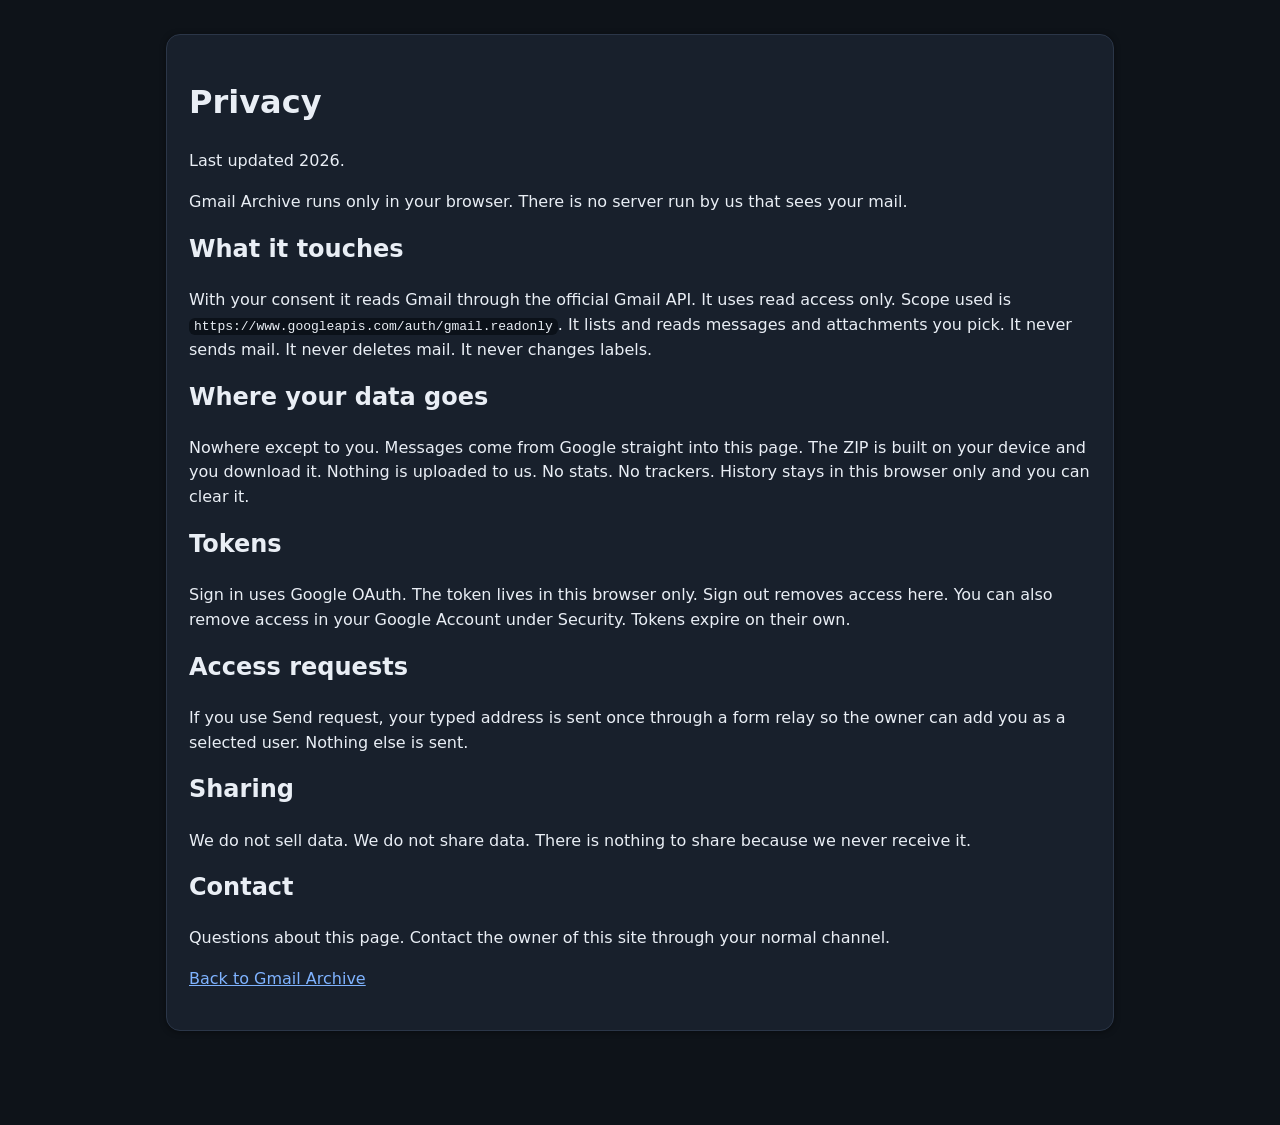
<file: privacy.html>
<!DOCTYPE html>
<html lang="en">
<head>
<meta charset="utf-8">
<meta name="viewport" content="width=device-width, initial-scale=1">
<title>Privacy. Gmail Archive</title>
<link rel="icon" href="assets/icon.png" type="image/png">
<link rel="stylesheet" href="styles.css">
</head>
<body>
<main>
<div class="card">
<h1>Privacy</h1>
<p>Last updated 2026.</p>
<p>Gmail Archive runs only in your browser. There is no server run by us that sees your mail.</p>
<h2>What it touches</h2>
<p>With your consent it reads Gmail through the official Gmail API. It uses read access only. Scope used is <code>https://www.googleapis.com/auth/gmail.readonly</code>. It lists and reads messages and attachments you pick. It never sends mail. It never deletes mail. It never changes labels.</p>
<h2>Where your data goes</h2>
<p>Nowhere except to you. Messages come from Google straight into this page. The ZIP is built on your device and you download it. Nothing is uploaded to us. No stats. No trackers. History stays in this browser only and you can clear it.</p>
<h2>Tokens</h2>
<p>Sign in uses Google OAuth. The token lives in this browser only. Sign out removes access here. You can also remove access in your Google Account under Security. Tokens expire on their own.</p>
<h2>Access requests</h2>
<p>If you use Send request, your typed address is sent once through a form relay so the owner can add you as a selected user. Nothing else is sent.</p>
<h2>Sharing</h2>
<p>We do not sell data. We do not share data. There is nothing to share because we never receive it.</p>
<h2>Contact</h2>
<p>Questions about this page. Contact the owner of this site through your normal channel.</p>
<p><a href="./">Back to Gmail Archive</a></p>
</div>
</main>
</body>
</html>
</file>
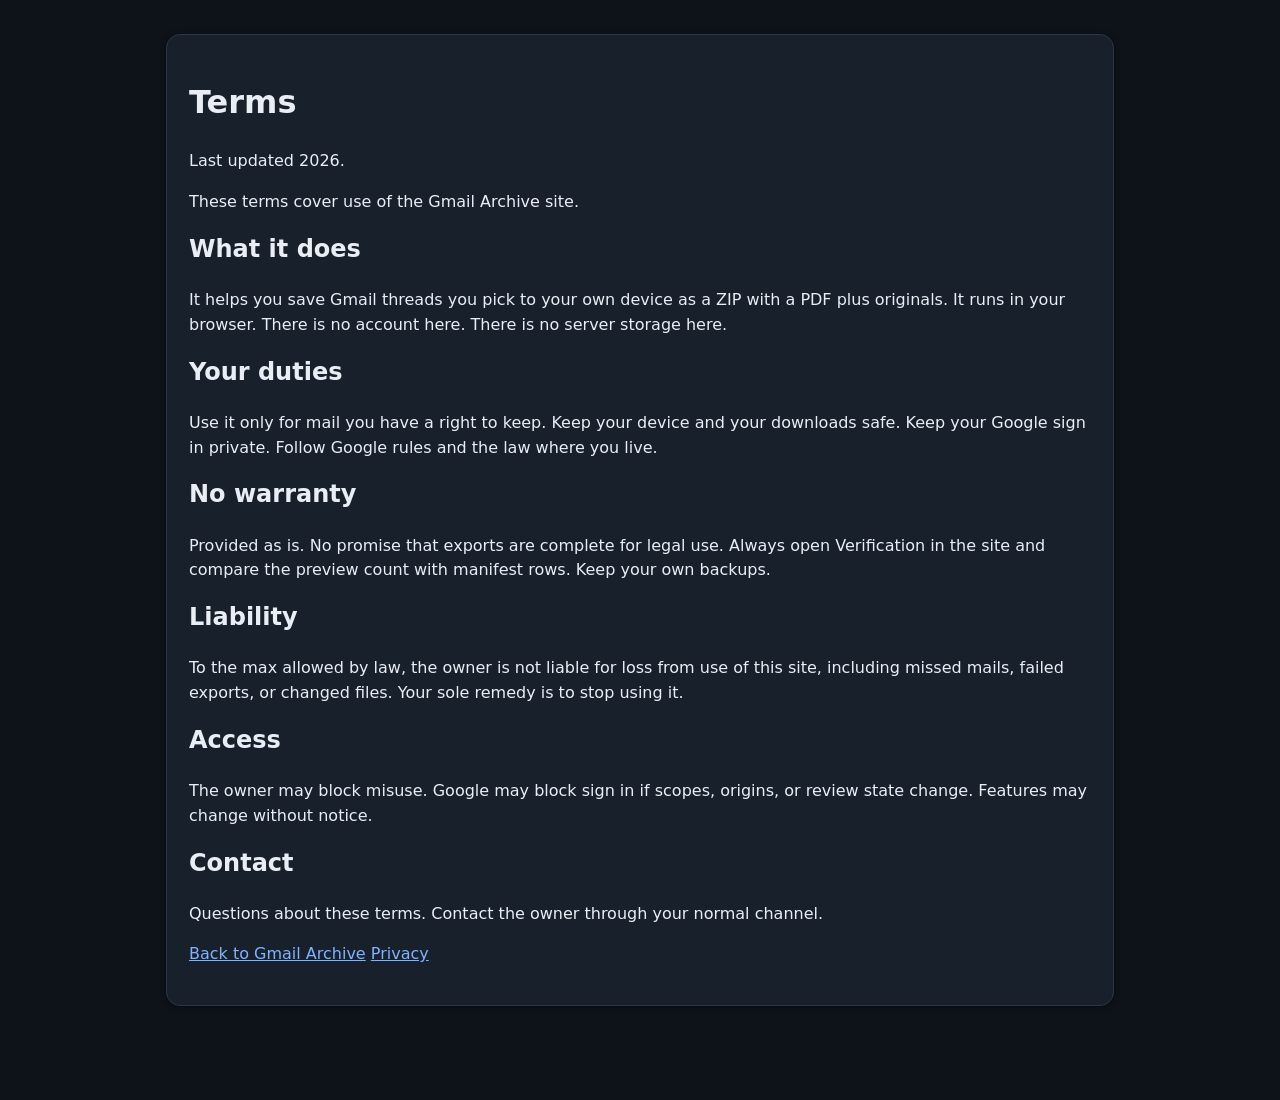
<file: terms.html>
<!DOCTYPE html>
<html lang="en">
<head>
<meta charset="utf-8">
<meta name="viewport" content="width=device-width, initial-scale=1">
<title>Terms. Gmail Archive</title>
<link rel="icon" href="assets/icon.png" type="image/png">
<link rel="stylesheet" href="styles.css">
</head>
<body>
<main>
<div class="card">
<h1>Terms</h1>
<p>Last updated 2026.</p>
<p>These terms cover use of the Gmail Archive site.</p>
<h2>What it does</h2>
<p>It helps you save Gmail threads you pick to your own device as a ZIP with a PDF plus originals. It runs in your browser. There is no account here. There is no server storage here.</p>
<h2>Your duties</h2>
<p>Use it only for mail you have a right to keep. Keep your device and your downloads safe. Keep your Google sign in private. Follow Google rules and the law where you live.</p>
<h2>No warranty</h2>
<p>Provided as is. No promise that exports are complete for legal use. Always open Verification in the site and compare the preview count with manifest rows. Keep your own backups.</p>
<h2>Liability</h2>
<p>To the max allowed by law, the owner is not liable for loss from use of this site, including missed mails, failed exports, or changed files. Your sole remedy is to stop using it.</p>
<h2>Access</h2>
<p>The owner may block misuse. Google may block sign in if scopes, origins, or review state change. Features may change without notice.</p>
<h2>Contact</h2>
<p>Questions about these terms. Contact the owner through your normal channel.</p>
<p><a href="./">Back to Gmail Archive</a> <a href="privacy.html">Privacy</a></p>
</div>
</main>
</body>
</html>
</file>
<file: styles.css>
:root{
  color-scheme: dark;
  --bg:#0e1319; --card:#18202c; --ink:#e9eef5; --muted:#9aa8bc;
  --brand:#5b9dff; --brand-dark:#8fbcff; --ok:#4ade80; --warn:#fbbf24; --err:#ff6b6b;
  --line:#2b3648; --radius:14px;
}
*{box-sizing:border-box}
html{scroll-behavior:smooth}
body{
  margin:0; font-family:Inter,system-ui,-apple-system,"Segoe UI",Roboto,Arial,sans-serif;
  background:var(--bg); color:var(--ink); line-height:1.55;
}
a{color:#7fb3ff}
code{background:#0b1119;padding:1px 5px;border-radius:6px}
pre code{background:none;padding:0}
.topbar{
  background:linear-gradient(135deg,#12325e,#4a2390);
  color:#fff; padding:28px 20px 22px; box-shadow:0 2px 12px rgba(0,0,0,.45);
}
.topbar-inner{max-width:980px;margin:0 auto;display:flex;gap:16px;align-items:center}
.logo{width:56px;height:56px;flex:0 0 56px;background:transparent}
.logo img{width:56px;height:56px;border-radius:14px;display:block}
.topbar h1{margin:0;font-size:1.5rem;color:#fff}
.topbar p{margin:4px 0 0;opacity:.92;font-size:.95rem;color:#e6edf7}
main{max-width:980px;margin:0 auto;padding:20px 16px 80px}
.stepper{display:flex;gap:8px;flex-wrap:wrap;margin:18px 0}
.step{
  flex:1 1 140px;background:var(--card);border:1px solid var(--line);border-radius:999px;
  padding:8px 12px;font-size:.85rem;color:var(--muted);text-align:center;white-space:nowrap;
  cursor:pointer;
}
.step.active{background:var(--brand);color:#0b1220;border-color:var(--brand);font-weight:600}
.step.done{background:#1d2c44;color:#9cc2ff;border-color:#33507e}
.card{
  background:var(--card);border:1px solid var(--line);border-radius:var(--radius);
  padding:22px;margin:14px 0;box-shadow:0 1px 6px rgba(0,0,0,.4);
}
.card-step{border-top:4px solid var(--brand)}
.card h2{margin-top:0;color:var(--ink)}
.muted{color:var(--muted)}
.small{font-size:.85rem}
label{display:block;font-weight:600;color:var(--ink)}
input[type=text],input[type=email],input[type=date],input[type=number],textarea,select{
  width:100%;padding:10px 12px;border:1px solid var(--line);border-radius:10px;font-size:1rem;
  background:#0e1622;color:var(--ink);
}
input::placeholder,textarea::placeholder{color:#67748a}
textarea{resize:vertical}
.row{display:flex;gap:12px;flex-wrap:wrap}
.row>*{flex:1 1 200px}
.btn{
  display:inline-block;border:0;border-radius:10px;padding:12px 18px;font-size:1rem;font-weight:600;
  background:var(--brand);color:#0b1220;cursor:pointer;margin:8px 8px 0 0;
}
.btn:hover{filter:brightness(1.12)}
.btn.secondary{background:#243044;color:#dbe6f5}
.btn.ghost{background:transparent;color:#cfe0ff;border:1px solid var(--line)}
.btn.danger{background:#b33636;color:#fff}
.btn:disabled{opacity:.5;cursor:not-allowed}
.navrow{margin-top:18px}
.statusline{display:flex;align-items:center;gap:8px;margin:12px 0;color:var(--muted)}
.dot{width:12px;height:12px;border-radius:50%;display:inline-block;background:#55617a}
.dot.ok{background:var(--ok)} .dot.idle{background:#55617a}
.perms{background:#14273d;border:1px solid #2c4a6e;border-radius:10px;padding:12px 14px}
pre.query{background:#0a0f16;color:#cfe3ff;border:1px solid var(--line);border-radius:10px;padding:12px;overflow:auto;font-size:.85rem}
.tablewrap{overflow:auto;border:1px solid var(--line);border-radius:10px;margin-top:12px}
table{border-collapse:collapse;width:100%;font-size:.9rem}
th,td{text-align:left;padding:8px 10px;border-bottom:1px solid var(--line);color:var(--ink)}
th{background:#1f2a3c}
#progress-wrap{margin:12px 0}
#progress-track,.progress-track{background:#0b1119;border:1px solid var(--line);border-radius:999px;height:14px;overflow:hidden}
#progress-bar,#export-progress-bar{height:100%;width:0;background:linear-gradient(90deg,var(--brand),#b06cf5);transition:width .25s}
#progress-label,#export-progress-label{font-size:.9rem;color:var(--muted);margin-top:6px}
#export-progress-wrap{margin:12px 0}
#export-log{background:#070b11;color:#9df0b5;border:1px solid var(--line);border-radius:10px;padding:12px;height:180px;overflow:auto;font-family:ui-monospace,Menlo,Consolas,monospace;font-size:.8rem;white-space:pre-wrap}
.kv{display:flex;gap:10px;padding:6px 0;border-bottom:1px dashed var(--line)}
.kv .k{flex:0 0 180px;color:var(--muted)}
#done-title.ok{color:var(--ok)} #done-title.warn{color:var(--warn)}
#verify-list li.pass{color:var(--ok)} #verify-list li.fail{color:var(--err);font-weight:700}
.toast{
  position:fixed;left:50%;bottom:22px;transform:translateX(-50%) translateY(20px);
  background:#f1f5fa;color:#10161f;padding:12px 18px;border-radius:12px;opacity:0;pointer-events:none;
  transition:.25s;max-width:min(92vw,640px);z-index:50;box-shadow:0 6px 24px rgba(0,0,0,.5);
}
.toast.show{opacity:1;transform:translateX(-50%) translateY(0)}
.toast.err{background:#7a1f1a;color:#fff}
details{margin:12px 0;border:1px solid var(--line);border-radius:10px;padding:10px 14px;background:#141d2b}
summary{cursor:pointer;font-weight:600;color:var(--ink)}
footer{max-width:980px;margin:0 auto;padding:0 16px 40px;color:var(--muted);font-size:.85rem}
.checkline{display:flex;gap:10px;align-items:flex-start;margin:10px 0;font-weight:400}
.checkline input{margin-top:5px}
@media (max-width:640px){ .topbar h1{font-size:1.2rem} .kv .k{flex-basis:130px} }
</file>
